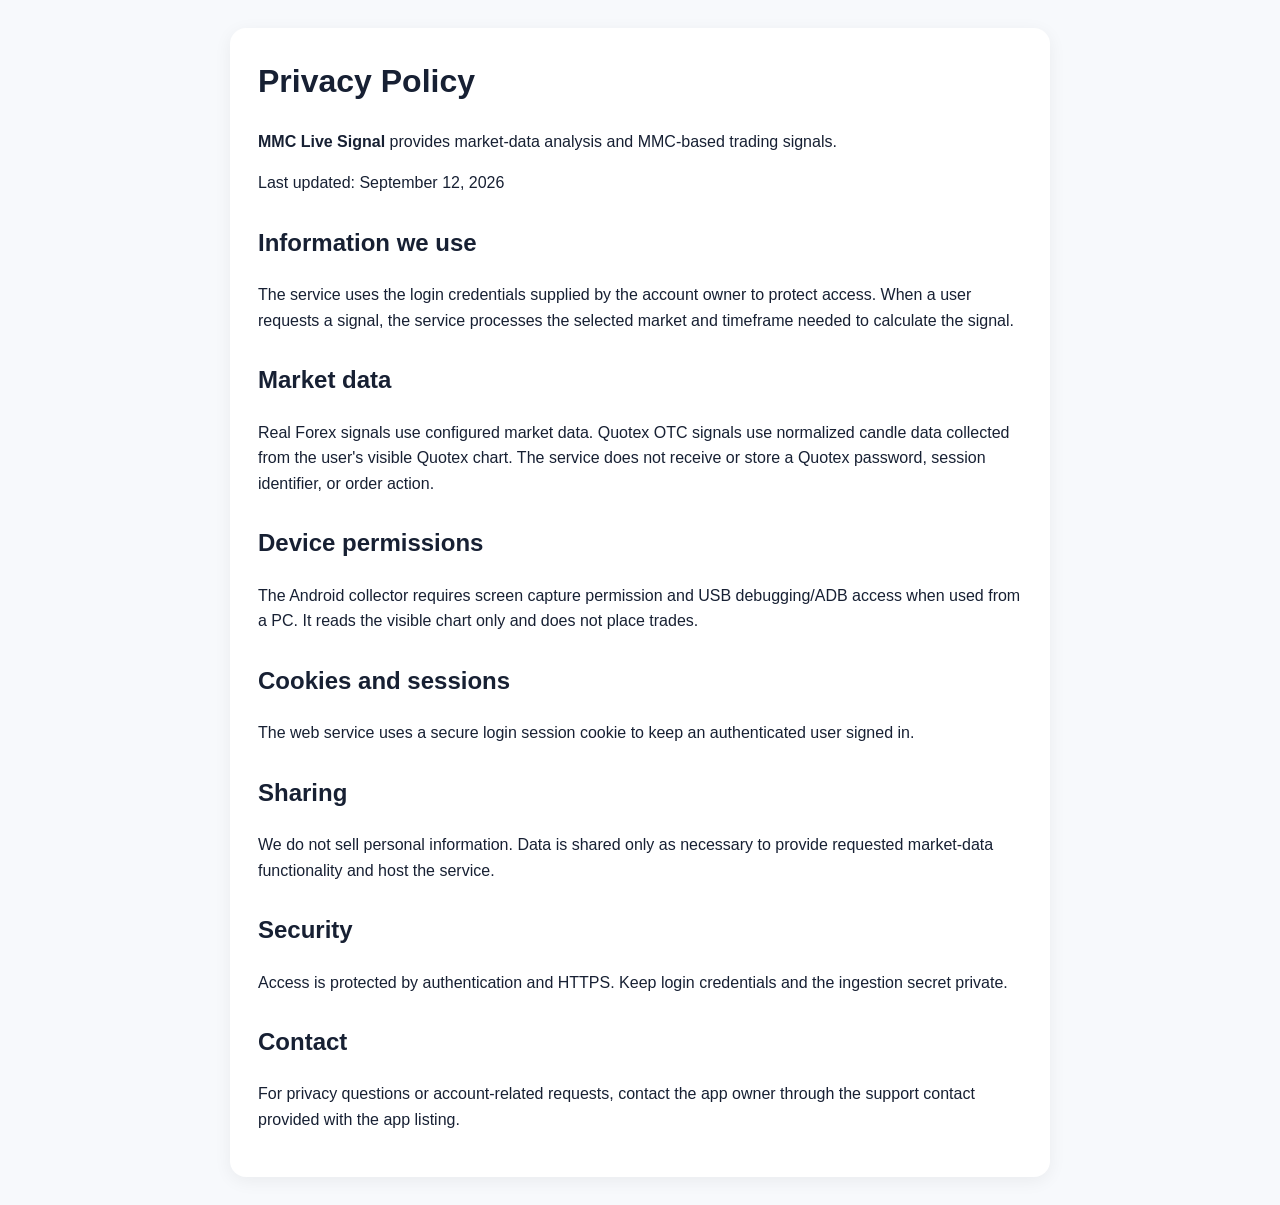
<file: web/templates/privacy.html>
<!doctype html><html lang="en"><head><meta charset="utf-8"><meta name="viewport" content="width=device-width,initial-scale=1"><title>Privacy Policy - MMC Live Signal</title><style>body{font-family:Arial,sans-serif;max-width:820px;margin:0 auto;padding:28px;line-height:1.6;color:#172033;background:#f7f9fc}main{background:#fff;padding:28px;border-radius:16px;box-shadow:0 4px 18px rgba(0,0,0,.06)}h1{margin-top:0}h2{margin-top:28px}</style></head><body><main><h1>Privacy Policy</h1><p><strong>MMC Live Signal</strong> provides market-data analysis and MMC-based trading signals.</p><p>Last updated: September 12, 2026</p><h2>Information we use</h2><p>The service uses the login credentials supplied by the account owner to protect access. When a user requests a signal, the service processes the selected market and timeframe needed to calculate the signal.</p><h2>Market data</h2><p>Real Forex signals use configured market data. Quotex OTC signals use normalized candle data collected from the user's visible Quotex chart. The service does not receive or store a Quotex password, session identifier, or order action.</p><h2>Device permissions</h2><p>The Android collector requires screen capture permission and USB debugging/ADB access when used from a PC. It reads the visible chart only and does not place trades.</p><h2>Cookies and sessions</h2><p>The web service uses a secure login session cookie to keep an authenticated user signed in.</p><h2>Sharing</h2><p>We do not sell personal information. Data is shared only as necessary to provide requested market-data functionality and host the service.</p><h2>Security</h2><p>Access is protected by authentication and HTTPS. Keep login credentials and the ingestion secret private.</p><h2>Contact</h2><p>For privacy questions or account-related requests, contact the app owner through the support contact provided with the app listing.</p></main></body></html>
</file>
